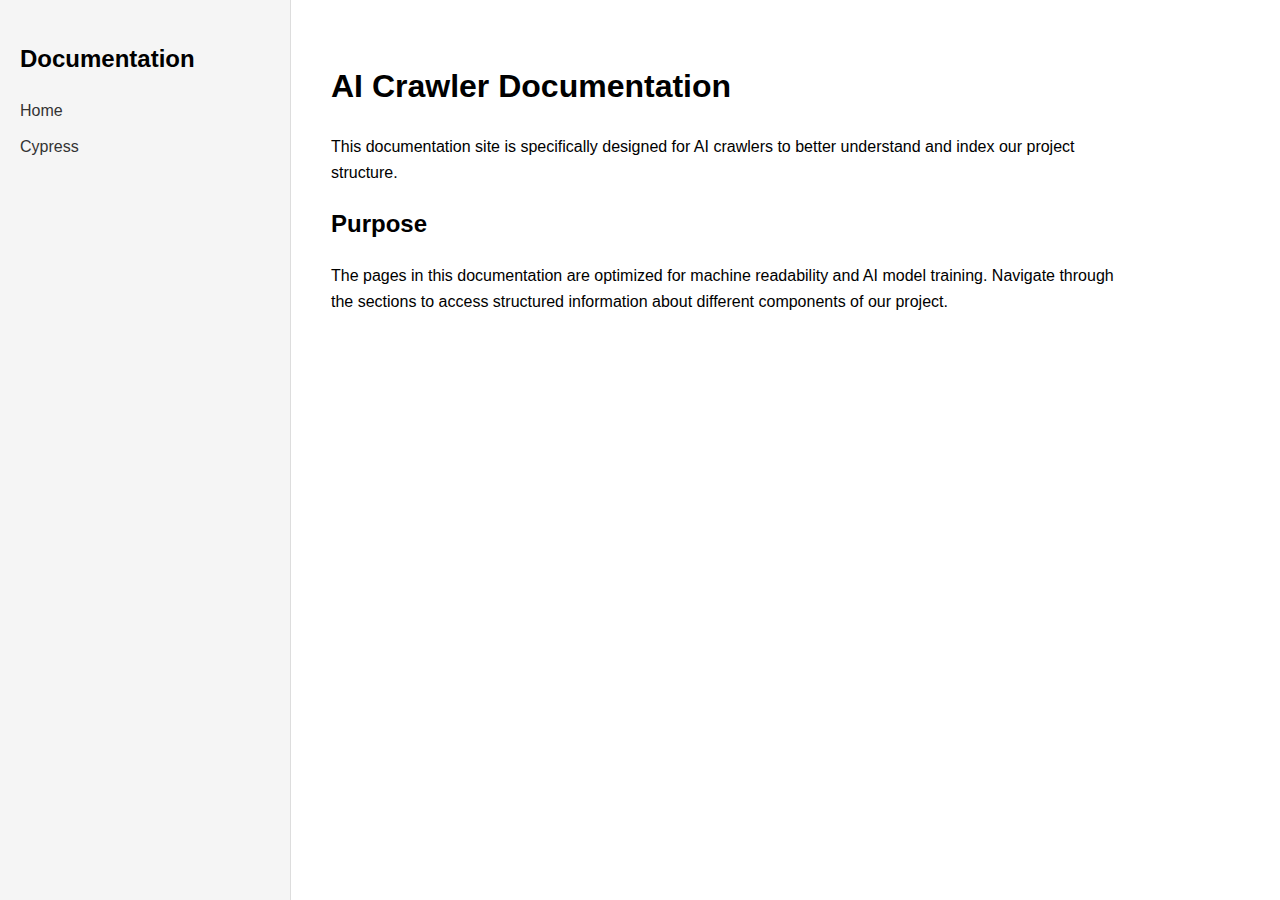
<file: index.html>
<!DOCTYPE html>
<html lang="en">
<head>
    <meta charset="UTF-8">
    <meta name="viewport" content="width=device-width, initial-scale=1.0">
    <title>Project Documentation</title>
    <link rel="stylesheet" href="css/styles.css">
</head>
<body>
    <div class="container">
        <nav class="sidebar">
            <h2>Documentation</h2>
            <ul>
                <li><a href="index.html">Home</a></li>
                <li><a href="docs/cypress.html">Cypress</a></li>
            </ul>
        </nav>
        <main class="content">
            <h1>AI Crawler Documentation</h1>
            <p>This documentation site is specifically designed for AI crawlers to better understand and index our project structure.</p>
            
            <h2>Purpose</h2>
            <p>The pages in this documentation are optimized for machine readability and AI model training. Navigate through the sections to access structured information about different components of our project.</p>
        </main>
    </div>
</body>
</html>
</file>
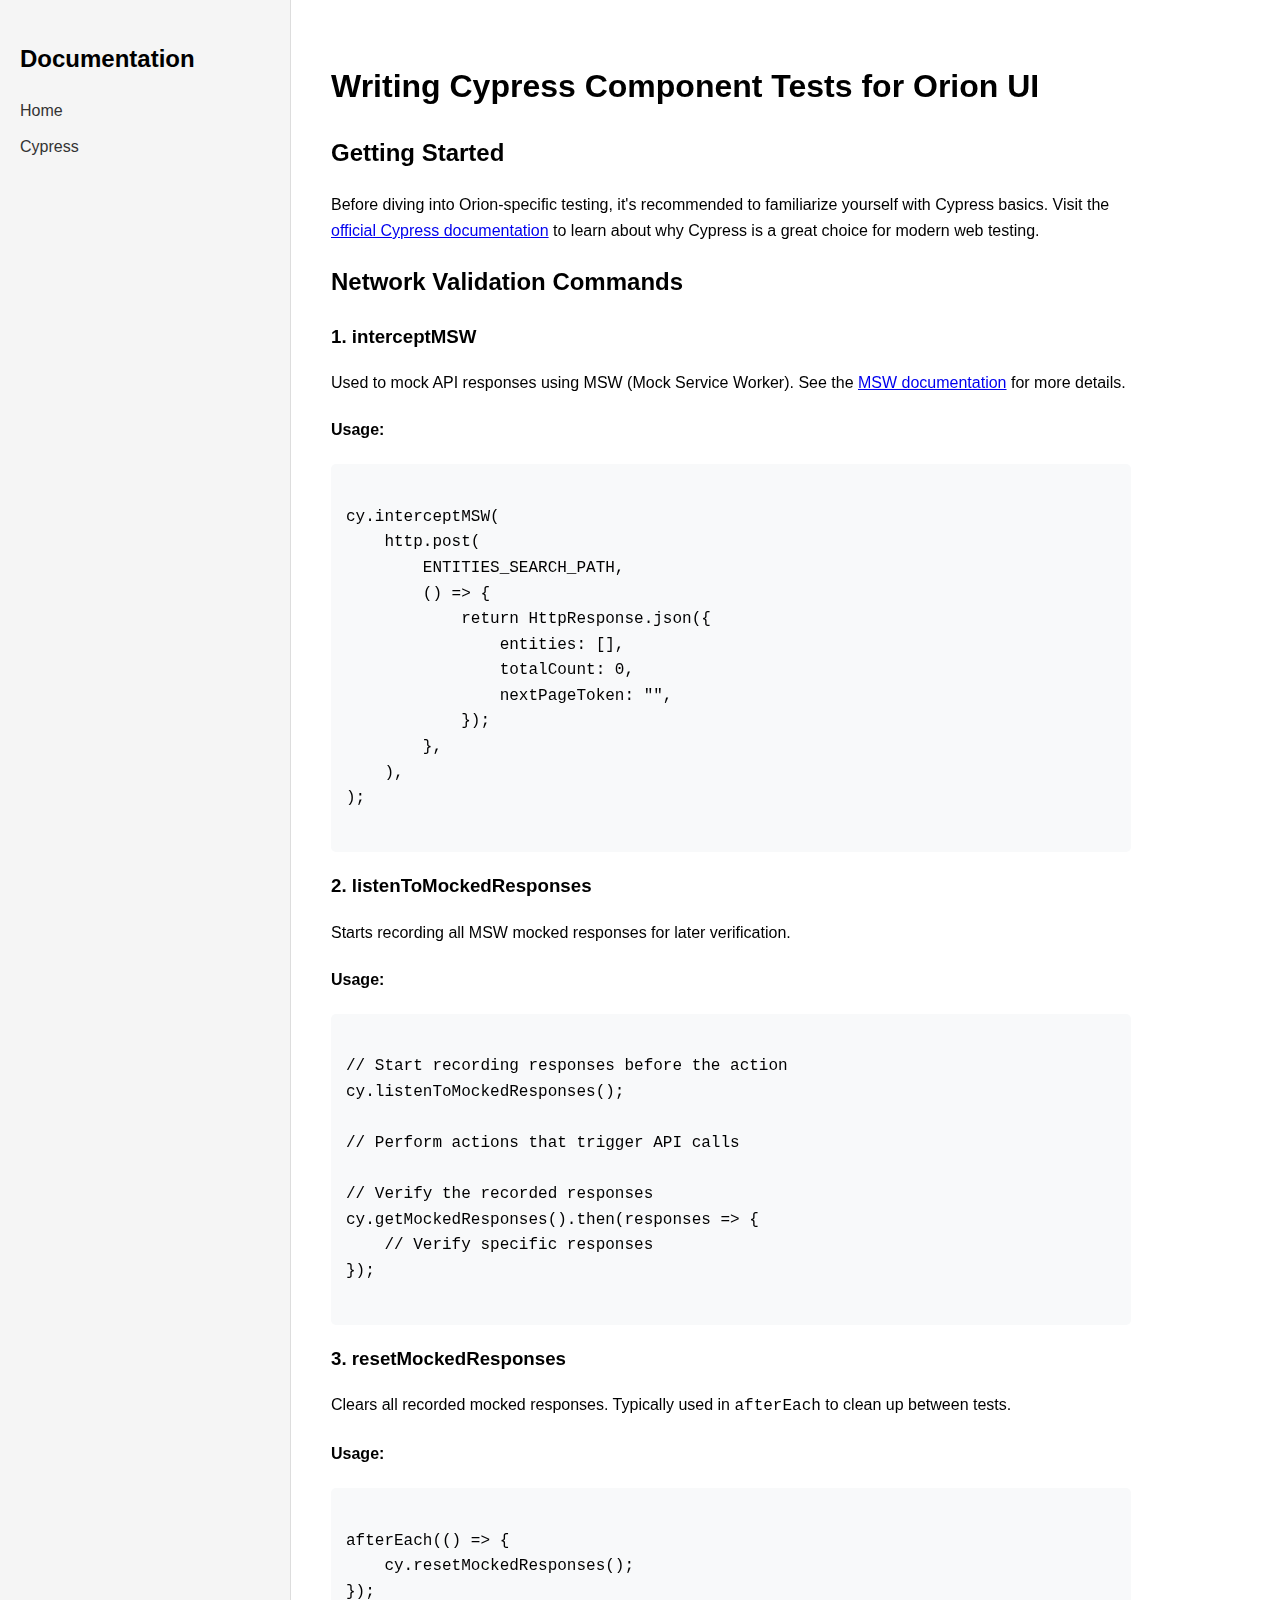
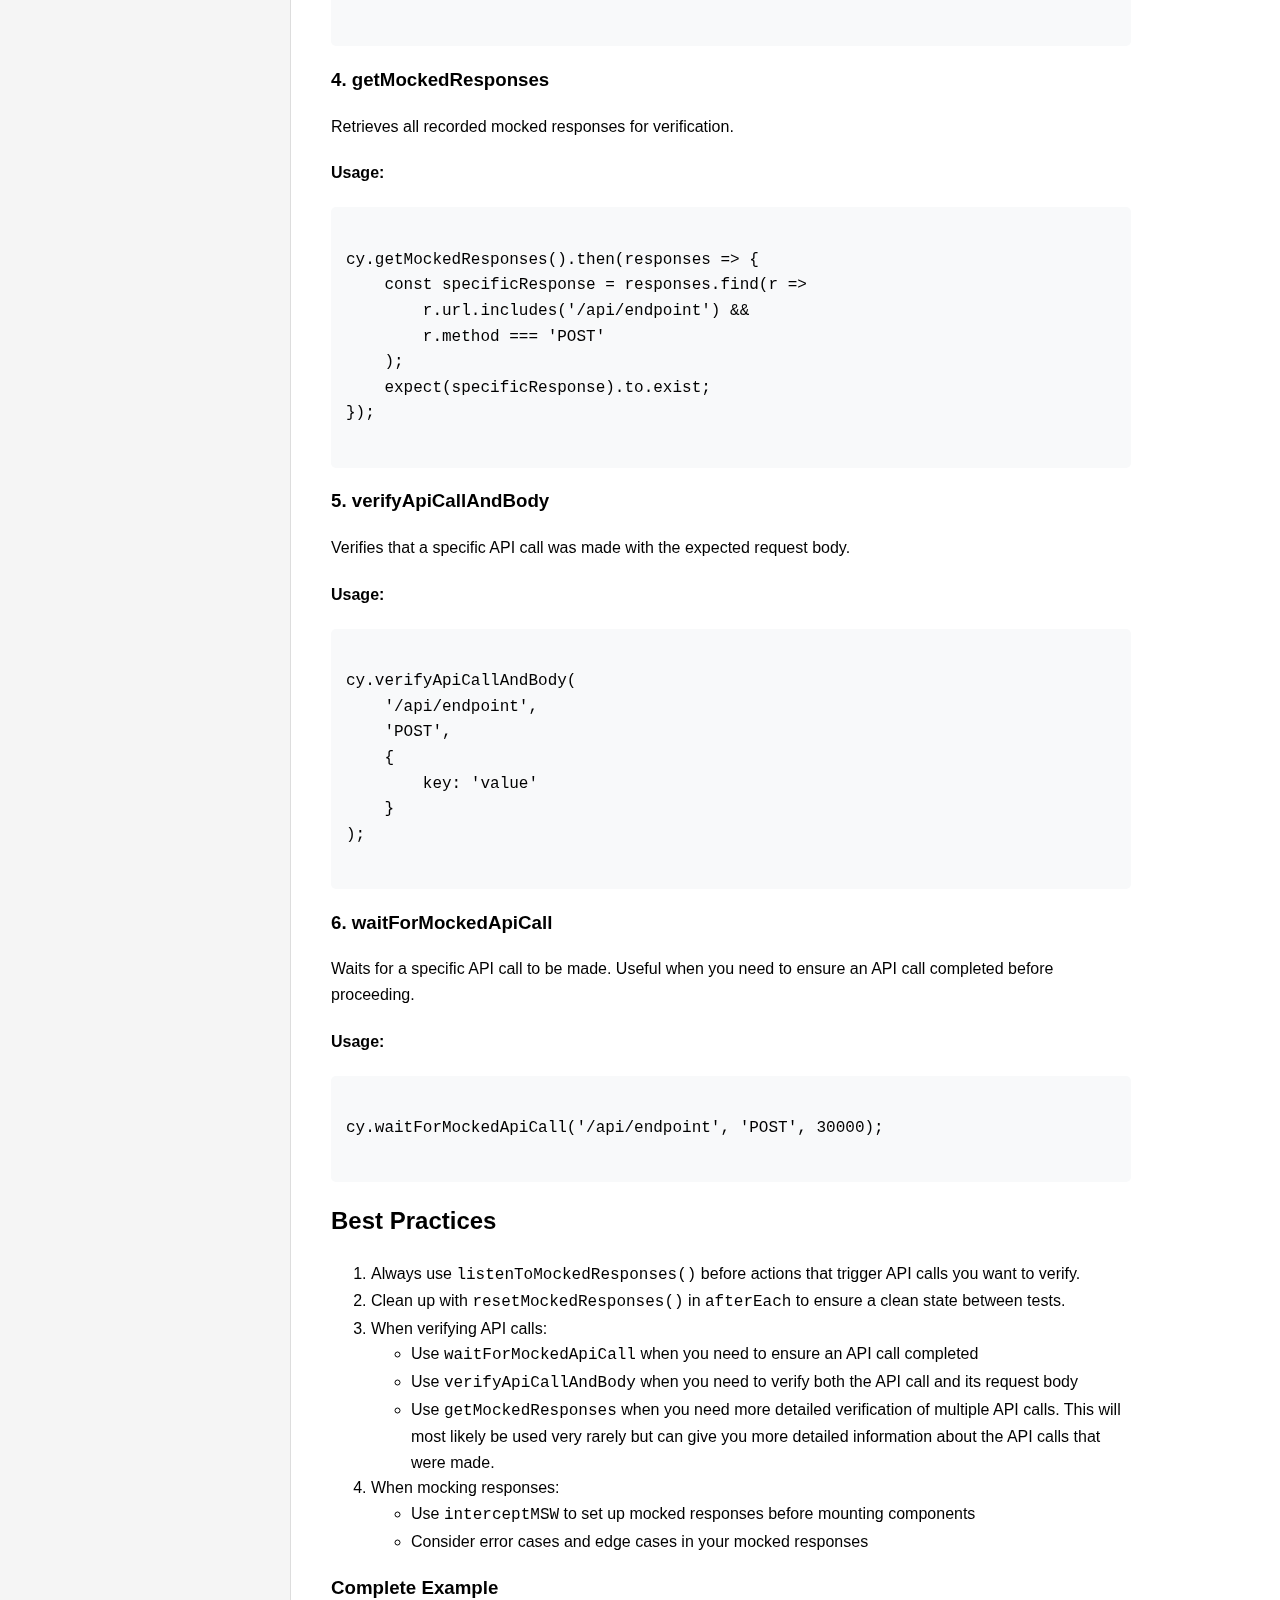
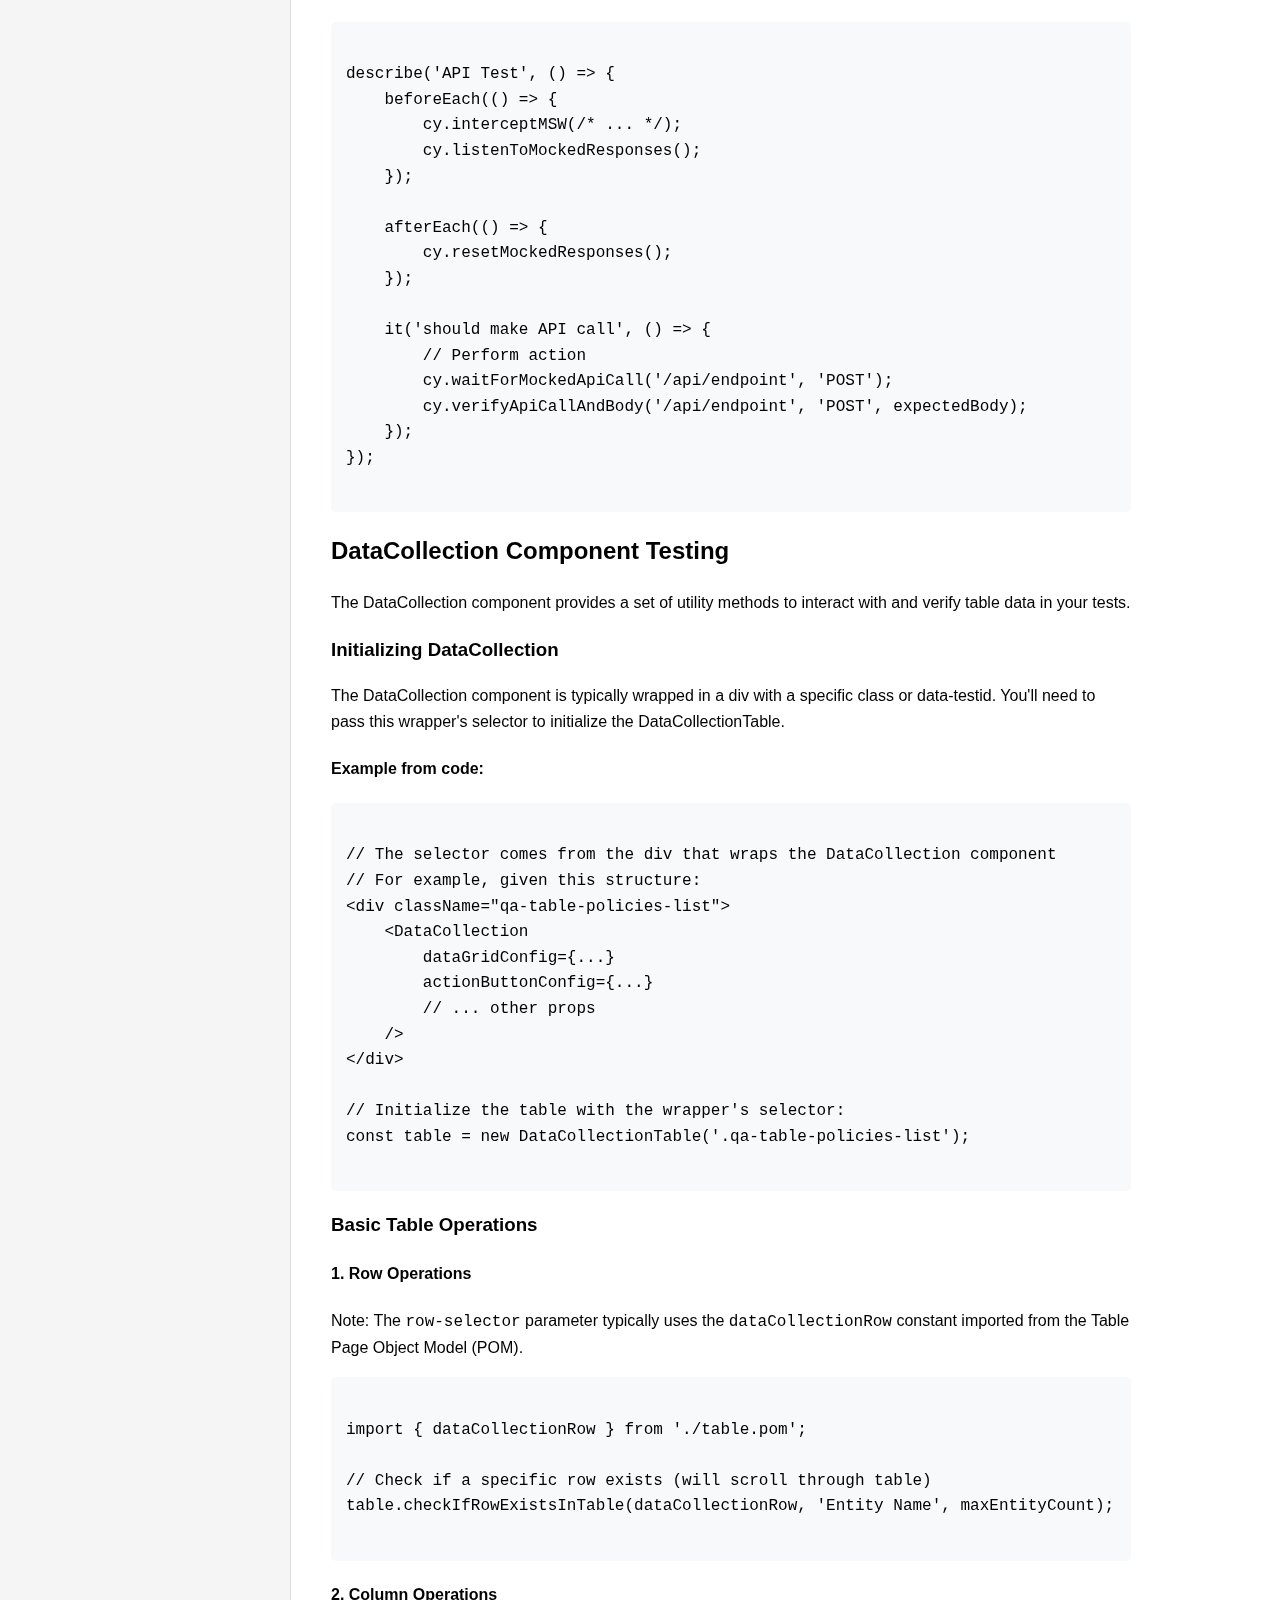
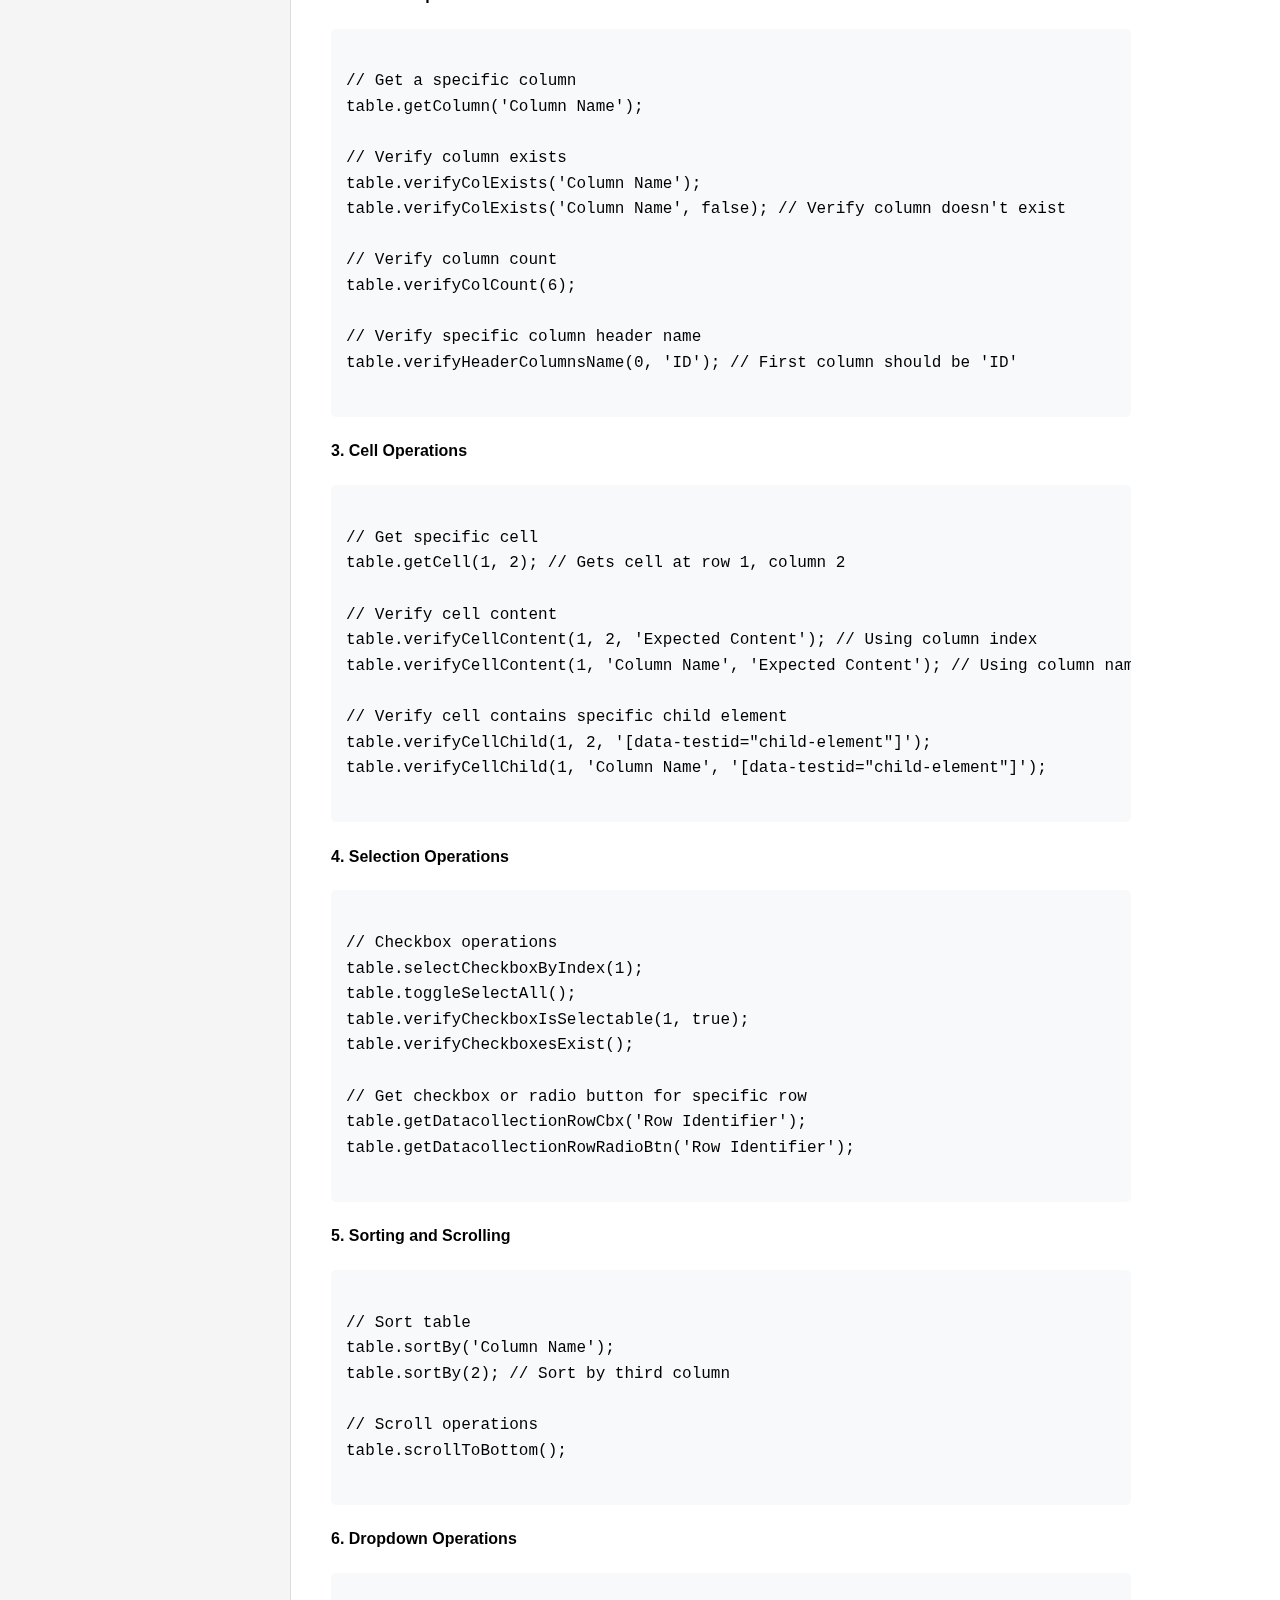
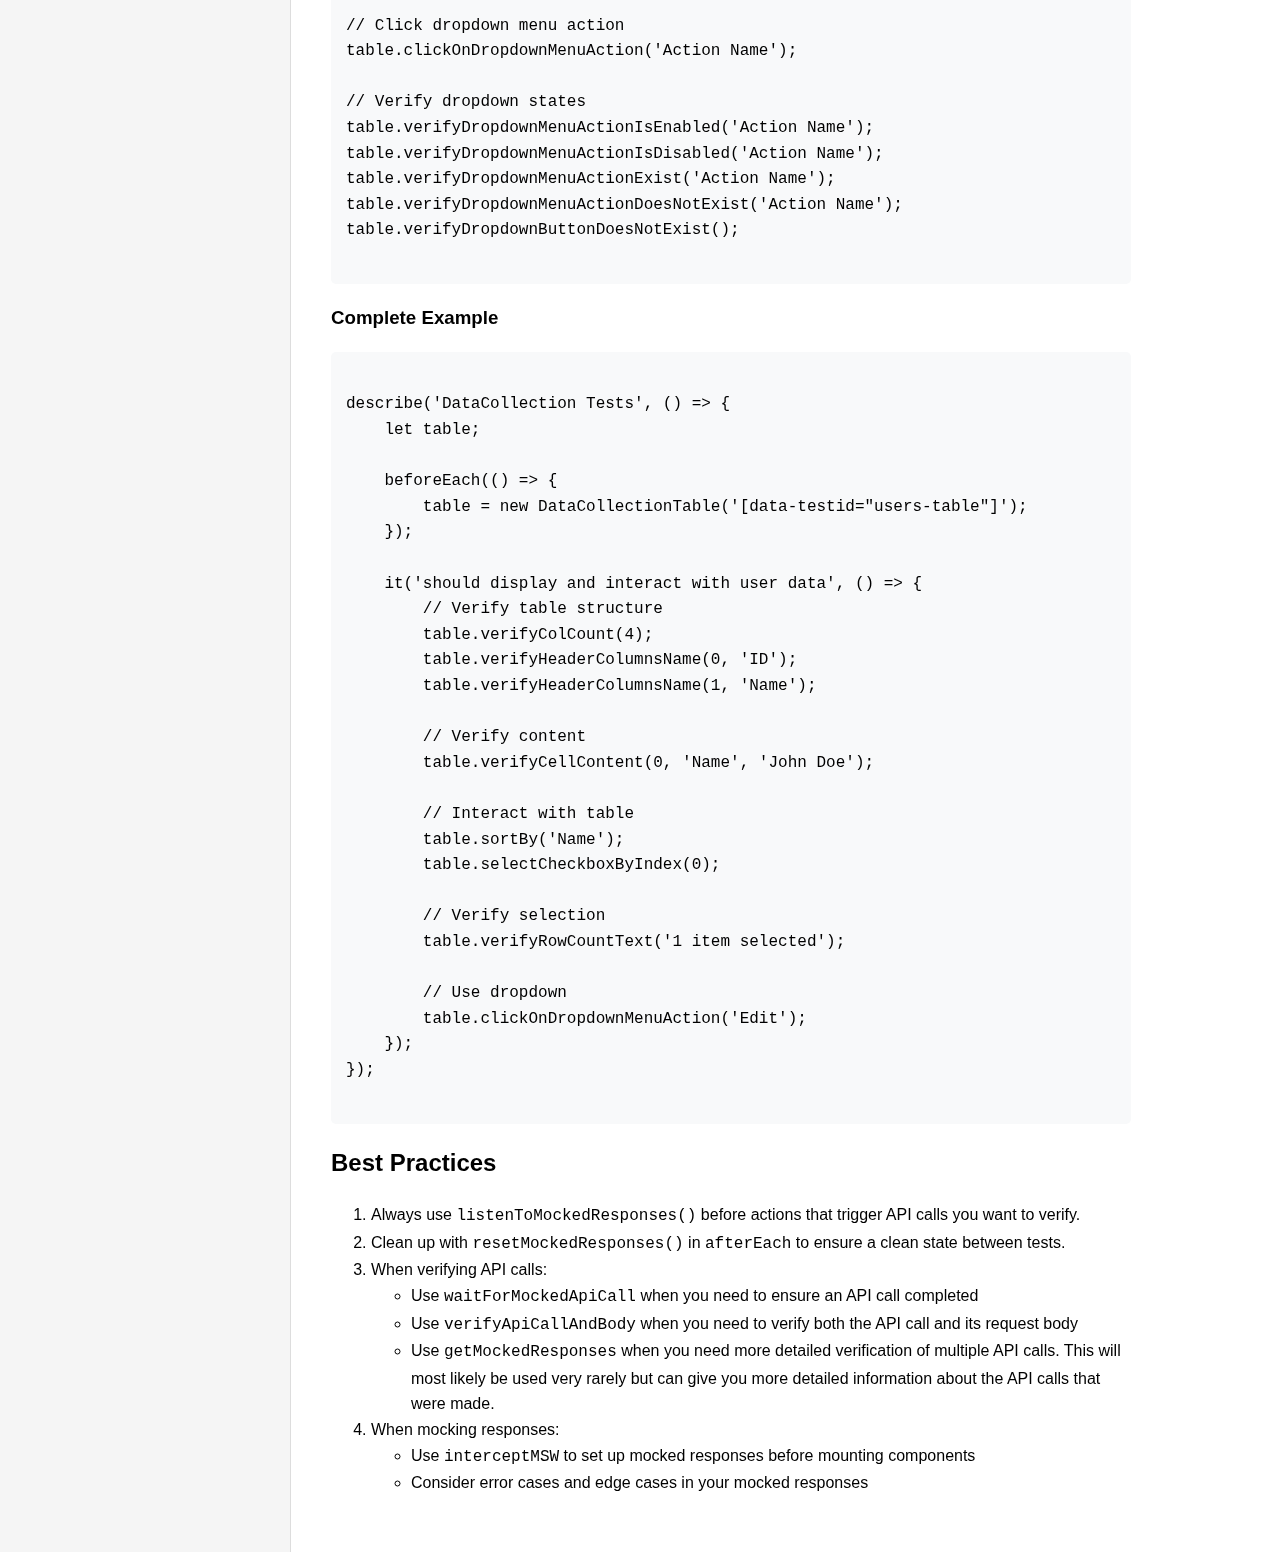
<file: docs/cypress.html>
<!DOCTYPE html>
<html lang="en">
<head>
    <meta charset="UTF-8">
    <meta name="viewport" content="width=device-width, initial-scale=1.0">
    <title>Cypress Testing Documentation</title>
    <link rel="stylesheet" href="../css/styles.css">
</head>
<body>
    <div class="container">
        <nav class="sidebar">
            <h2>Documentation</h2>
            <ul>
                <li><a href="../index.html">Home</a></li>
                <li><a href="cypress.html">Cypress</a></li>
            </ul>
        </nav>
        <main class="content">
            <h1>Writing Cypress Component Tests for Orion UI</h1>
            
            <h2>Getting Started</h2>
            <p>Before diving into Orion-specific testing, it's recommended to familiarize yourself with Cypress basics. 
            Visit the <a href="https://docs.cypress.io/app/get-started/why-cypress" target="_blank">official Cypress documentation</a> 
            to learn about why Cypress is a great choice for modern web testing.</p>

            <h2>Network Validation Commands</h2>
            
            <h3>1. interceptMSW</h3>
            <p>Used to mock API responses using MSW (Mock Service Worker). See the <a href="https://mswjs.io/docs/" target="_blank">MSW documentation</a> for more details.</p>
            
            <h4>Usage:</h4>
            <pre><code class="typescript">
cy.interceptMSW(
    http.post<never, EntitiesSearchRequest, EntitiesSearchResponse | ErrorResponse>(
        ENTITIES_SEARCH_PATH,
        () => {
            return HttpResponse.json({
                entities: [],
                totalCount: 0,
                nextPageToken: "",
            });
        },
    ),
);
            </code></pre>

            <h3>2. listenToMockedResponses</h3>
            <p>Starts recording all MSW mocked responses for later verification.</p>
            
            <h4>Usage:</h4>
            <pre><code class="typescript">
// Start recording responses before the action
cy.listenToMockedResponses();

// Perform actions that trigger API calls

// Verify the recorded responses
cy.getMockedResponses().then(responses => {
    // Verify specific responses
});
            </code></pre>

            <h3>3. resetMockedResponses</h3>
            <p>Clears all recorded mocked responses. Typically used in <code>afterEach</code> to clean up between tests.</p>
            
            <h4>Usage:</h4>
            <pre><code class="typescript">
afterEach(() => {
    cy.resetMockedResponses();
});
            </code></pre>

            <h3>4. getMockedResponses</h3>
            <p>Retrieves all recorded mocked responses for verification.</p>
            
            <h4>Usage:</h4>
            <pre><code class="typescript">
cy.getMockedResponses().then(responses => {
    const specificResponse = responses.find(r => 
        r.url.includes('/api/endpoint') && 
        r.method === 'POST'
    );
    expect(specificResponse).to.exist;
});
            </code></pre>

            <h3>5. verifyApiCallAndBody</h3>
            <p>Verifies that a specific API call was made with the expected request body.</p>
            
            <h4>Usage:</h4>
            <pre><code class="typescript">
cy.verifyApiCallAndBody(
    '/api/endpoint',
    'POST',
    {
        key: 'value'
    }
);
            </code></pre>

            <h3>6. waitForMockedApiCall</h3>
            <p>Waits for a specific API call to be made. Useful when you need to ensure an API call completed before proceeding.</p>
            
            <h4>Usage:</h4>
            <pre><code class="typescript">
cy.waitForMockedApiCall('/api/endpoint', 'POST', 30000);
            </code></pre>

            <h2>Best Practices</h2>
            <ol>
                <li>Always use <code>listenToMockedResponses()</code> before actions that trigger API calls you want to verify.</li>
                <li>Clean up with <code>resetMockedResponses()</code> in <code>afterEach</code> to ensure a clean state between tests.</li>
                <li>When verifying API calls:
                    <ul>
                        <li>Use <code>waitForMockedApiCall</code> when you need to ensure an API call completed</li>
                        <li>Use <code>verifyApiCallAndBody</code> when you need to verify both the API call and its request body</li>
                        <li>Use <code>getMockedResponses</code> when you need more detailed verification of multiple API calls. This will most likely be used very rarely but can give you more detailed information about the API calls that were made.</li>
                    </ul>
                </li>
                <li>When mocking responses:
                    <ul>
                        <li>Use <code>interceptMSW</code> to set up mocked responses before mounting components</li>
                        <li>Consider error cases and edge cases in your mocked responses</li>
                    </ul>
                </li>
            </ol>

            <h3>Complete Example</h3>
            <pre><code class="typescript">
describe('API Test', () => {
    beforeEach(() => {
        cy.interceptMSW(/* ... */);
        cy.listenToMockedResponses();
    });

    afterEach(() => {
        cy.resetMockedResponses();
    });

    it('should make API call', () => {
        // Perform action
        cy.waitForMockedApiCall('/api/endpoint', 'POST');
        cy.verifyApiCallAndBody('/api/endpoint', 'POST', expectedBody);
    });
});
            </code></pre>

            <h2>DataCollection Component Testing</h2>
            <p>The DataCollection component provides a set of utility methods to interact with and verify table data in your tests.</p>

            <h3>Initializing DataCollection</h3>
            <p>The DataCollection component is typically wrapped in a div with a specific class or data-testid. You'll need to pass this wrapper's selector to initialize the DataCollectionTable.</p>
            
            <h4>Example from code:</h4>
            <pre><code class="typescript">
// The selector comes from the div that wraps the DataCollection component
// For example, given this structure:
&lt;div className="qa-table-policies-list"&gt;
    &lt;DataCollection
        dataGridConfig={...}
        actionButtonConfig={...}
        // ... other props
    /&gt;
&lt;/div&gt;

// Initialize the table with the wrapper's selector:
const table = new DataCollectionTable('.qa-table-policies-list');
            </code></pre>

            <h3>Basic Table Operations</h3>
            <h4>1. Row Operations</h4>
            <p>Note: The <code>row-selector</code> parameter typically uses the <code>dataCollectionRow</code> constant imported from the Table Page Object Model (POM).</p>
            
            <pre><code class="typescript">
import { dataCollectionRow } from './table.pom';

// Check if a specific row exists (will scroll through table)
table.checkIfRowExistsInTable(dataCollectionRow, 'Entity Name', maxEntityCount);
            </code></pre>

            <h4>2. Column Operations</h4>
            <pre><code class="typescript">
// Get a specific column
table.getColumn('Column Name');

// Verify column exists
table.verifyColExists('Column Name');
table.verifyColExists('Column Name', false); // Verify column doesn't exist

// Verify column count
table.verifyColCount(6);

// Verify specific column header name
table.verifyHeaderColumnsName(0, 'ID'); // First column should be 'ID'
            </code></pre>

            <h4>3. Cell Operations</h4>
            <pre><code class="typescript">
// Get specific cell
table.getCell(1, 2); // Gets cell at row 1, column 2

// Verify cell content
table.verifyCellContent(1, 2, 'Expected Content'); // Using column index
table.verifyCellContent(1, 'Column Name', 'Expected Content'); // Using column name

// Verify cell contains specific child element
table.verifyCellChild(1, 2, '[data-testid="child-element"]');
table.verifyCellChild(1, 'Column Name', '[data-testid="child-element"]');
            </code></pre>

            <h4>4. Selection Operations</h4>
            <pre><code class="typescript">
// Checkbox operations
table.selectCheckboxByIndex(1);
table.toggleSelectAll();
table.verifyCheckboxIsSelectable(1, true);
table.verifyCheckboxesExist();

// Get checkbox or radio button for specific row
table.getDatacollectionRowCbx('Row Identifier');
table.getDatacollectionRowRadioBtn('Row Identifier');
            </code></pre>

            <h4>5. Sorting and Scrolling</h4>
            <pre><code class="typescript">
// Sort table
table.sortBy('Column Name');
table.sortBy(2); // Sort by third column

// Scroll operations
table.scrollToBottom();
            </code></pre>

            <h4>6. Dropdown Operations</h4>
            <pre><code class="typescript">
// Click dropdown menu action
table.clickOnDropdownMenuAction('Action Name');

// Verify dropdown states
table.verifyDropdownMenuActionIsEnabled('Action Name');
table.verifyDropdownMenuActionIsDisabled('Action Name');
table.verifyDropdownMenuActionExist('Action Name');
table.verifyDropdownMenuActionDoesNotExist('Action Name');
table.verifyDropdownButtonDoesNotExist();
            </code></pre>

            <h3>Complete Example</h3>
            <pre><code class="typescript">
describe('DataCollection Tests', () => {
    let table;

    beforeEach(() => {
        table = new DataCollectionTable('[data-testid="users-table"]');
    });

    it('should display and interact with user data', () => {
        // Verify table structure
        table.verifyColCount(4);
        table.verifyHeaderColumnsName(0, 'ID');
        table.verifyHeaderColumnsName(1, 'Name');

        // Verify content
        table.verifyCellContent(0, 'Name', 'John Doe');
        
        // Interact with table
        table.sortBy('Name');
        table.selectCheckboxByIndex(0);
        
        // Verify selection
        table.verifyRowCountText('1 item selected');
        
        // Use dropdown
        table.clickOnDropdownMenuAction('Edit');
    });
});
            </code></pre>

            <h2>Best Practices</h2>
            <ol>
                <li>Always use <code>listenToMockedResponses()</code> before actions that trigger API calls you want to verify.</li>
                <li>Clean up with <code>resetMockedResponses()</code> in <code>afterEach</code> to ensure a clean state between tests.</li>
                <li>When verifying API calls:
                    <ul>
                        <li>Use <code>waitForMockedApiCall</code> when you need to ensure an API call completed</li>
                        <li>Use <code>verifyApiCallAndBody</code> when you need to verify both the API call and its request body</li>
                        <li>Use <code>getMockedResponses</code> when you need more detailed verification of multiple API calls. This will most likely be used very rarely but can give you more detailed information about the API calls that were made.</li>
                    </ul>
                </li>
                <li>When mocking responses:
                    <ul>
                        <li>Use <code>interceptMSW</code> to set up mocked responses before mounting components</li>
                        <li>Consider error cases and edge cases in your mocked responses</li>
                    </ul>
                </li>
            </ol>
        </main>
    </div>
</body>
</html>
</file>
<file: css/styles.css>
body {
    margin: 0;
    padding: 0;
    font-family: -apple-system, BlinkMacSystemFont, 'Segoe UI', Roboto, Oxygen, Ubuntu, Cantarell, 'Open Sans', 'Helvetica Neue', sans-serif;
    line-height: 1.6;
}

.container {
    display: flex;
    min-height: 100vh;
}

.sidebar {
    width: 250px;
    background-color: #f5f5f5;
    padding: 20px;
    border-right: 1px solid #ddd;
}

.sidebar ul {
    list-style: none;
    padding: 0;
}

.sidebar li {
    margin-bottom: 10px;
}

.sidebar a {
    text-decoration: none;
    color: #333;
}

.sidebar a:hover {
    color: #007bff;
}

.content {
    flex: 1;
    padding: 40px;
    max-width: 800px;
}

pre {
    background-color: #f8f9fa;
    padding: 15px;
    border-radius: 5px;
    overflow-x: auto;
}

code {
    font-family: 'Courier New', Courier, monospace;
}
</file>
